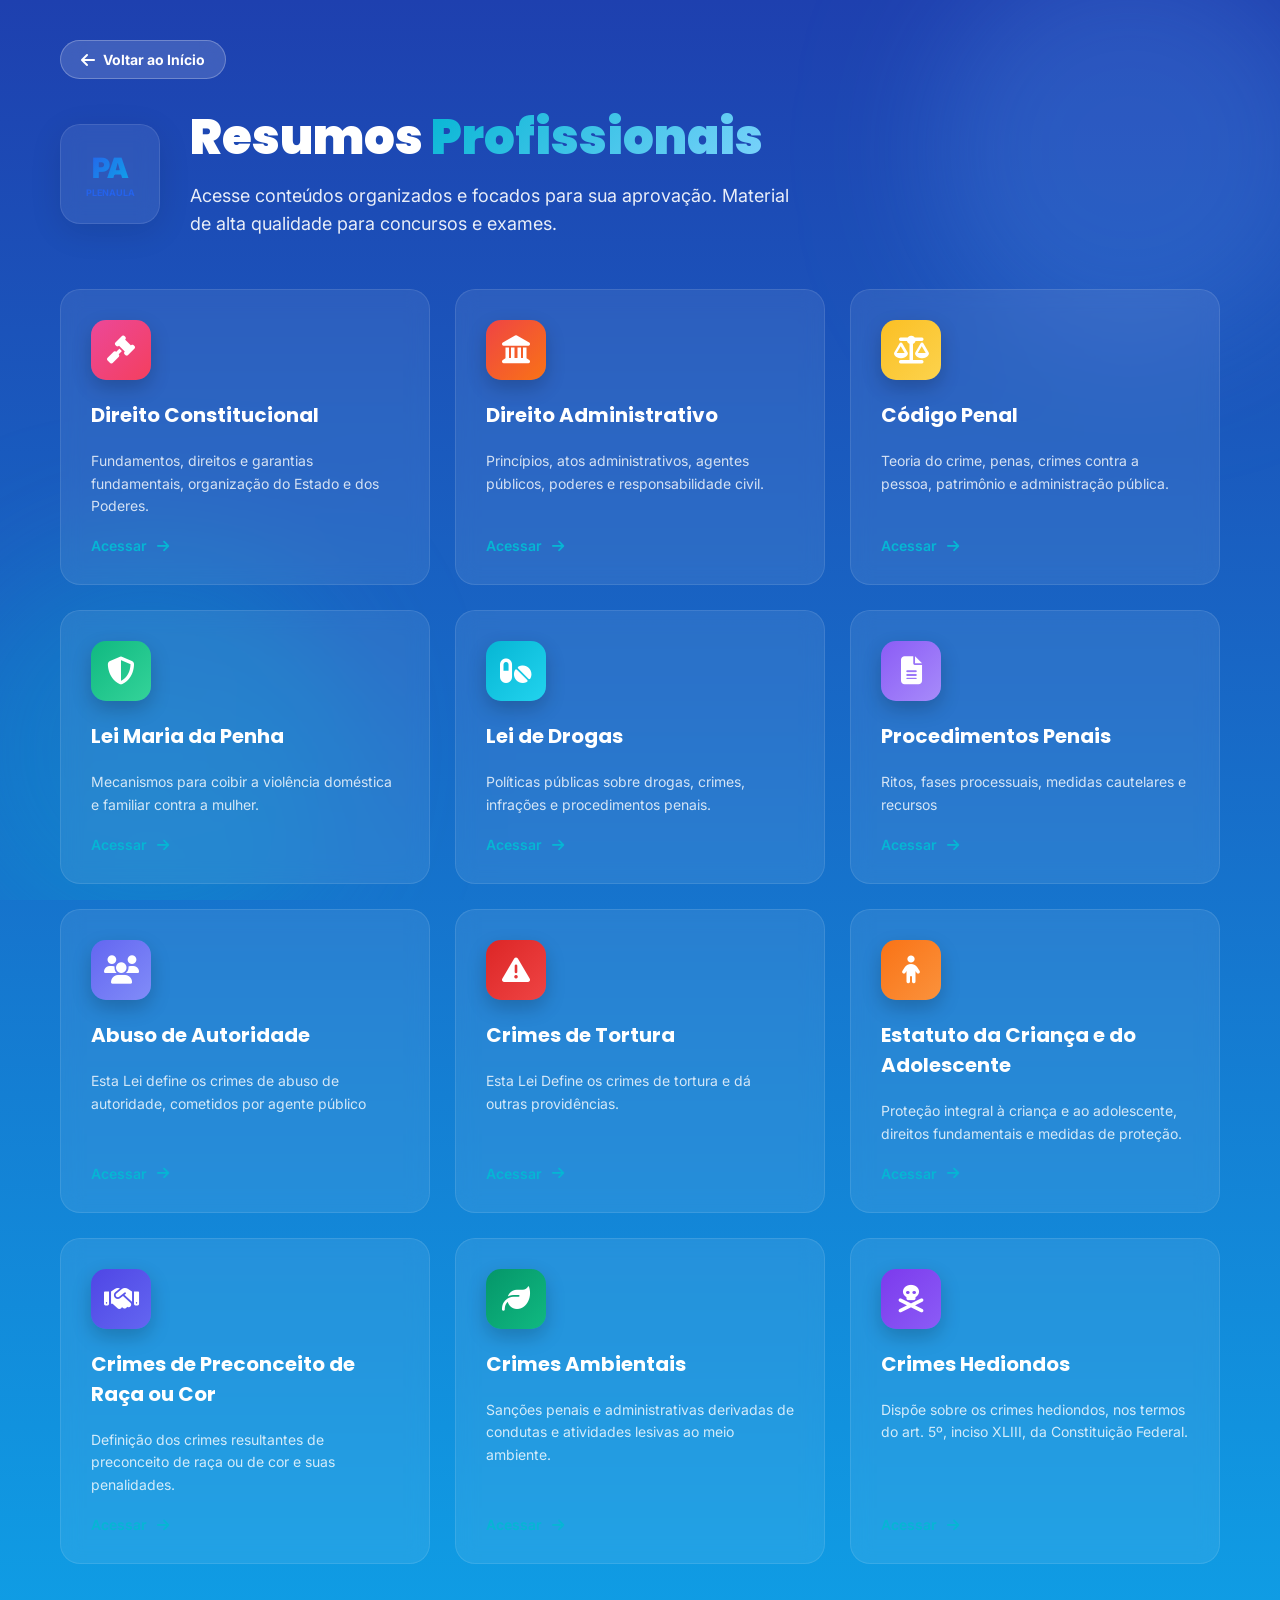
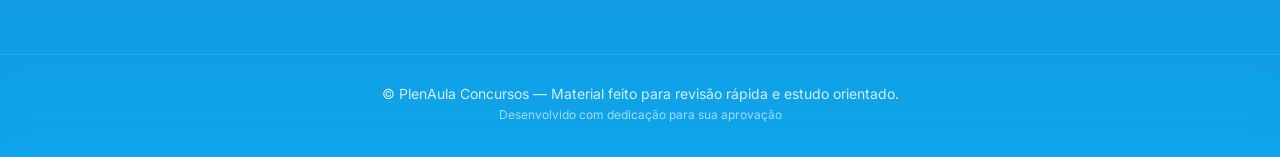
<file: Resumos/index.html>
<!DOCTYPE html>
<html lang="pt-BR">
<head>
  <meta charset="UTF-8">
  <meta name="viewport" content="width=device-width, initial-scale=1.0">
  <title>PlenAula - Resumos Profissionais</title>
  <link rel="preconnect" href="https://fonts.googleapis.com">
  <link rel="preconnect" href="https://fonts.gstatic.com" crossorigin>
  <link href="https://fonts.googleapis.com/css2?family=Poppins:wght@400;500;600;700;800;900&family=Inter:wght@400;500;600;700&display=swap" rel="stylesheet">
  <link rel="stylesheet" href="https://cdnjs.cloudflare.com/ajax/libs/font-awesome/6.4.0/css/all.min.css">
  <style>
    * { margin: 0; padding: 0; box-sizing: border-box; }
    body { font-family: 'Inter', sans-serif; background: linear-gradient(180deg, #1E40AF 0%, #0EA5E9 100%); color: #ffffff; min-height: 100vh; overflow-x: hidden; }
    h1, h2, h3, h4, h5, h6 { font-family: 'Poppins', sans-serif; }

    /* Botão de Voltar */
    .back-btn {
      display: inline-flex;
      align-items: center;
      gap: 8px;
      background: rgba(255,255,255,0.15);
      backdrop-filter: blur(10px);
      border: 1px solid rgba(255,255,255,0.25);
      color: #fff;
      font-family: 'Inter', sans-serif;
      font-size: 14px;
      font-weight: 700;
      padding: 10px 20px;
      border-radius: 50px;
      text-decoration: none;
      cursor: pointer;
      transition: all 0.3s ease;
      margin-bottom: 30px;
      position: relative;
      z-index: 10;
    }
    .back-btn:hover {
      background: rgba(255,255,255,0.25);
      transform: translateX(-4px);
      box-shadow: 0 8px 20px rgba(0,0,0,0.2);
    }
    .back-btn i { font-size: 16px; }

    /* Background */
    .bg-animation { position: fixed; top: 0; left: 0; width: 100%; height: 100%; z-index: 0; pointer-events: none; overflow: hidden; }
    .blob { position: absolute; border-radius: 50%; mix-blend-mode: multiply; filter: blur(60px); opacity: 0.2; animation: float 6s ease-in-out infinite; }
    .blob-1 { width: 400px; height: 400px; background: #60A5FA; top: -50px; right: -50px; animation-delay: 0s; }
    .blob-2 { width: 400px; height: 400px; background: #06B6D4; bottom: -50px; left: -50px; animation-delay: 2s; }
    @keyframes float { 0%, 100% { transform: translateY(0px); } 50% { transform: translateY(20px); } }

    .container { position: relative; z-index: 1; max-width: 1200px; margin: 0 auto; padding: 40px 20px; }

    /* Header */
    header { display: flex; align-items: center; gap: 30px; margin-bottom: 50px; animation: slideInDown 0.8s ease-out; }
    .logo-box { width: 100px; height: 100px; background: rgba(255,255,255,0.08); backdrop-filter: blur(10px); border-radius: 20px; display: flex; flex-direction: column; align-items: center; justify-content: center; border: 1px solid rgba(255,255,255,0.1); box-shadow: 0 8px 32px rgba(0,0,0,0.1); flex-shrink: 0; }
    .logo-text { font-size: 28px; font-weight: 900; background: linear-gradient(135deg, #2563EB 0%, #0EA5E9 100%); -webkit-background-clip: text; -webkit-text-fill-color: transparent; background-clip: text; }
    .logo-sub { font-size: 9px; font-weight: 700; color: #2563EB; margin-top: 2px; }
    .header-content h1 { font-size: 48px; font-weight: 900; margin-bottom: 15px; line-height: 1.2; }
    .header-content h1 span { background: linear-gradient(135deg, #06B6D4 0%, #7DD3FC 100%); -webkit-background-clip: text; -webkit-text-fill-color: transparent; background-clip: text; }
    .header-content p { font-size: 18px; color: rgba(255,255,255,0.9); line-height: 1.6; max-width: 600px; }

    /* Grid */
    .grid { display: grid; grid-template-columns: repeat(auto-fit, minmax(280px, 1fr)); gap: 25px; margin-bottom: 50px; }
    .card { background: rgba(255,255,255,0.08); backdrop-filter: blur(10px); border-radius: 20px; padding: 30px; border: 1px solid rgba(255,255,255,0.1); text-decoration: none; color: inherit; transition: all 0.4s cubic-bezier(0.34, 1.56, 0.64, 1); display: flex; flex-direction: column; gap: 20px; cursor: pointer; position: relative; overflow: hidden; animation: fadeInUp 0.6s ease-out forwards; }
    .card:nth-child(1)  { animation-delay: 0.1s; }
    .card:nth-child(2)  { animation-delay: 0.2s; }
    .card:nth-child(3)  { animation-delay: 0.3s; }
    .card:nth-child(4)  { animation-delay: 0.4s; }
    .card:nth-child(5)  { animation-delay: 0.5s; }
    .card:nth-child(6)  { animation-delay: 0.6s; }
    .card:nth-child(7)  { animation-delay: 0.7s; }
    .card:nth-child(8)  { animation-delay: 0.8s; }
    .card:nth-child(9)  { animation-delay: 0.9s; }
    .card:nth-child(10) { animation-delay: 1.0s; }
    .card:nth-child(11) { animation-delay: 1.1s; }
    .card:nth-child(12) { animation-delay: 1.2s; }
    .card::before { content: ''; position: absolute; top: 0; left: -100%; width: 100%; height: 100%; background: linear-gradient(90deg, transparent, rgba(255,255,255,0.1), transparent); transition: left 0.5s; }
    .card:hover::before { left: 100%; }
    .card:hover { transform: translateY(-15px) scale(1.02); background: rgba(255,255,255,0.12); border-color: rgba(255,255,255,0.2); box-shadow: 0 20px 50px rgba(14,165,233,0.3); }
    .icon-box { width: 60px; height: 60px; border-radius: 15px; display: flex; align-items: center; justify-content: center; font-size: 28px; transition: all 0.4s ease; box-shadow: 0 8px 20px rgba(0,0,0,0.2); }
    .card:nth-child(1)  .icon-box { background: linear-gradient(135deg, #EC4899 0%, #F43F5E 100%); }
    .card:nth-child(2)  .icon-box { background: linear-gradient(135deg, #EF4444 0%, #F97316 100%); }
    .card:nth-child(3)  .icon-box { background: linear-gradient(135deg, #FBBF24 0%, #FCD34D 100%); }
    .card:nth-child(4)  .icon-box { background: linear-gradient(135deg, #10B981 0%, #34D399 100%); }
    .card:nth-child(5)  .icon-box { background: linear-gradient(135deg, #06B6D4 0%, #22D3EE 100%); }
    .card:nth-child(6)  .icon-box { background: linear-gradient(135deg, #8B5CF6 0%, #A78BFA 100%); }
    .card:nth-child(7)  .icon-box { background: linear-gradient(135deg, #6366F1 0%, #818CF8 100%); }
    .card:nth-child(8)  .icon-box { background: linear-gradient(135deg, #DC2626 0%, #EF4444 100%); }
    .card:nth-child(9)  .icon-box { background: linear-gradient(135deg, #F97316 0%, #FB923C 100%); }
    .card:nth-child(10) .icon-box { background: linear-gradient(135deg, #4F46E5 0%, #6366F1 100%); }
    .card:nth-child(11) .icon-box { background: linear-gradient(135deg, #059669 0%, #10B981 100%); }
    .card:nth-child(12) .icon-box { background: linear-gradient(135deg, #7C3AED 0%, #8B5CF6 100%); }
    .card:hover .icon-box { transform: scale(1.15) rotate(5deg); box-shadow: 0 12px 30px rgba(0,0,0,0.3); }
    .card h3 { font-size: 20px; font-weight: 700; color: #ffffff; transition: color 0.3s ease; }
    .card:hover h3 { color: #06B6D4; }
    .card p { font-size: 14px; color: rgba(255,255,255,0.8); line-height: 1.6; flex-grow: 1; }
    .card-footer { display: flex; align-items: center; gap: 10px; color: #06B6D4; font-weight: 600; font-size: 14px; transition: gap 0.3s ease; }
    .card:hover .card-footer { gap: 15px; }
    .card-footer i { transition: transform 0.3s ease; }
    .card:hover .card-footer i { transform: translateX(5px); }

    /* Footer */
    footer { text-align: center; padding: 30px 20px; border-top: 1px solid rgba(255,255,255,0.1); backdrop-filter: blur(10px); animation: fadeIn 1s ease-out 0.8s forwards; opacity: 0; }
    footer p { font-size: 14px; color: rgba(255,255,255,0.8); margin-bottom: 5px; }
    footer .sub { font-size: 12px; color: rgba(255,255,255,0.6); }

    @keyframes slideInDown { from { opacity: 0; transform: translateY(-30px); } to { opacity: 1; transform: translateY(0); } }
    @keyframes fadeInUp { from { opacity: 0; transform: translateY(30px); } to { opacity: 1; transform: translateY(0); } }
    @keyframes fadeIn { from { opacity: 0; } to { opacity: 1; } }

    @media (max-width: 768px) {
      header { flex-direction: column; align-items: flex-start; gap: 20px; }
      .header-content h1 { font-size: 32px; }
      .grid { grid-template-columns: 1fr; }
    }
  </style>
</head>
<body>
  <div class="bg-animation">
    <div class="blob blob-1"></div>
    <div class="blob blob-2"></div>
  </div>

  <div class="container">

    <!-- BOTÃO DE VOLTAR AO APP -->
    <a href="../app.html" class="back-btn">
      <i class="fas fa-arrow-left"></i> Voltar ao Início
    </a>

    <header>
      <div class="logo-box">
        <div class="logo-text">PA</div>
        <div class="logo-sub">PLENAULA</div>
      </div>
      <div class="header-content">
        <h1>Resumos <span>Profissionais</span></h1>
        <p>Acesse conteúdos organizados e focados para sua aprovação. Material de alta qualidade para concursos e exames.</p>
      </div>
    </header>

    <div class="grid">
      <a href="direito-constitucional.html" class="card">
        <div class="icon-box"><i class="fas fa-gavel"></i></div>
        <h3>Direito Constitucional</h3>
        <p>Fundamentos, direitos e garantias fundamentais, organização do Estado e dos Poderes.</p>
        <div class="card-footer"><span>Acessar</span><i class="fas fa-arrow-right"></i></div>
      </a>
      <a href="direito-administrativo.html" class="card">
        <div class="icon-box"><i class="fas fa-landmark"></i></div>
        <h3>Direito Administrativo</h3>
        <p>Princípios, atos administrativos, agentes públicos, poderes e responsabilidade civil.</p>
        <div class="card-footer"><span>Acessar</span><i class="fas fa-arrow-right"></i></div>
      </a>
      <a href="codigo-penal.html" class="card">
        <div class="icon-box"><i class="fas fa-balance-scale"></i></div>
        <h3>Código Penal</h3>
        <p>Teoria do crime, penas, crimes contra a pessoa, patrimônio e administração pública.</p>
        <div class="card-footer"><span>Acessar</span><i class="fas fa-arrow-right"></i></div>
      </a>
      <a href="maria-da-penha.html" class="card">
        <div class="icon-box"><i class="fas fa-shield-alt"></i></div>
        <h3>Lei Maria da Penha</h3>
        <p>Mecanismos para coibir a violência doméstica e familiar contra a mulher.</p>
        <div class="card-footer"><span>Acessar</span><i class="fas fa-arrow-right"></i></div>
      </a>
      <a href="lei-de-drogas.html" class="card">
        <div class="icon-box"><i class="fas fa-pills"></i></div>
        <h3>Lei de Drogas</h3>
        <p>Políticas públicas sobre drogas, crimes, infrações e procedimentos penais.</p>
        <div class="card-footer"><span>Acessar</span><i class="fas fa-arrow-right"></i></div>
      </a>
      <a href="procedimentos-penais.html" class="card">
        <div class="icon-box"><i class="fas fa-file-alt"></i></div>
        <h3>Procedimentos Penais</h3>
        <p>Ritos, fases processuais, medidas cautelares e recursos</p>
        <div class="card-footer"><span>Acessar</span><i class="fas fa-arrow-right"></i></div>
      </a>
      <a href="abuso-de-autoridade.html" class="card">
        <div class="icon-box"><i class="fas fa-users"></i></div>
        <h3>Abuso de Autoridade</h3>
        <p>Esta Lei define os crimes de abuso de autoridade, cometidos por agente público</p>
        <div class="card-footer"><span>Acessar</span><i class="fas fa-arrow-right"></i></div>
      </a>
      <a href="crimes-de-tortura.html" class="card">
        <div class="icon-box"><i class="fas fa-exclamation-triangle"></i></div>
        <h3>Crimes de Tortura</h3>
        <p>Esta Lei Define os crimes de tortura e dá outras providências.</p>
        <div class="card-footer"><span>Acessar</span><i class="fas fa-arrow-right"></i></div>
      </a>
      <a href="estatuto-da-criança-e-do-adolescente.html" class="card">
        <div class="icon-box"><i class="fas fa-child"></i></div>
        <h3>Estatuto da Criança e do Adolescente</h3>
        <p>Proteção integral à criança e ao adolescente, direitos fundamentais e medidas de proteção.</p>
        <div class="card-footer"><span>Acessar</span><i class="fas fa-arrow-right"></i></div>
      </a>
      <a href="crimes-preconceito-raça-cor.html" class="card">
        <div class="icon-box"><i class="fas fa-handshake"></i></div>
        <h3>Crimes de Preconceito de Raça ou Cor</h3>
        <p>Definição dos crimes resultantes de preconceito de raça ou de cor e suas penalidades.</p>
        <div class="card-footer"><span>Acessar</span><i class="fas fa-arrow-right"></i></div>
      </a>
      <a href="crimes-ambientais.html" class="card">
        <div class="icon-box"><i class="fas fa-leaf"></i></div>
        <h3>Crimes Ambientais</h3>
        <p>Sanções penais e administrativas derivadas de condutas e atividades lesivas ao meio ambiente.</p>
        <div class="card-footer"><span>Acessar</span><i class="fas fa-arrow-right"></i></div>
      </a>
      <a href="crimes-hediondos.html" class="card">
        <div class="icon-box"><i class="fas fa-skull-crossbones"></i></div>
        <h3>Crimes Hediondos</h3>
        <p>Dispõe sobre os crimes hediondos, nos termos do art. 5º, inciso XLIII, da Constituição Federal.</p>
        <div class="card-footer"><span>Acessar</span><i class="fas fa-arrow-right"></i></div>
      </a>
    </div>
  </div>

  <footer>
    <p>© PlenAula Concursos — Material feito para revisão rápida e estudo orientado.</p>
    <p class="sub">Desenvolvido com dedicação para sua aprovação</p>
  </footer>
</body>
</html>
</file>
